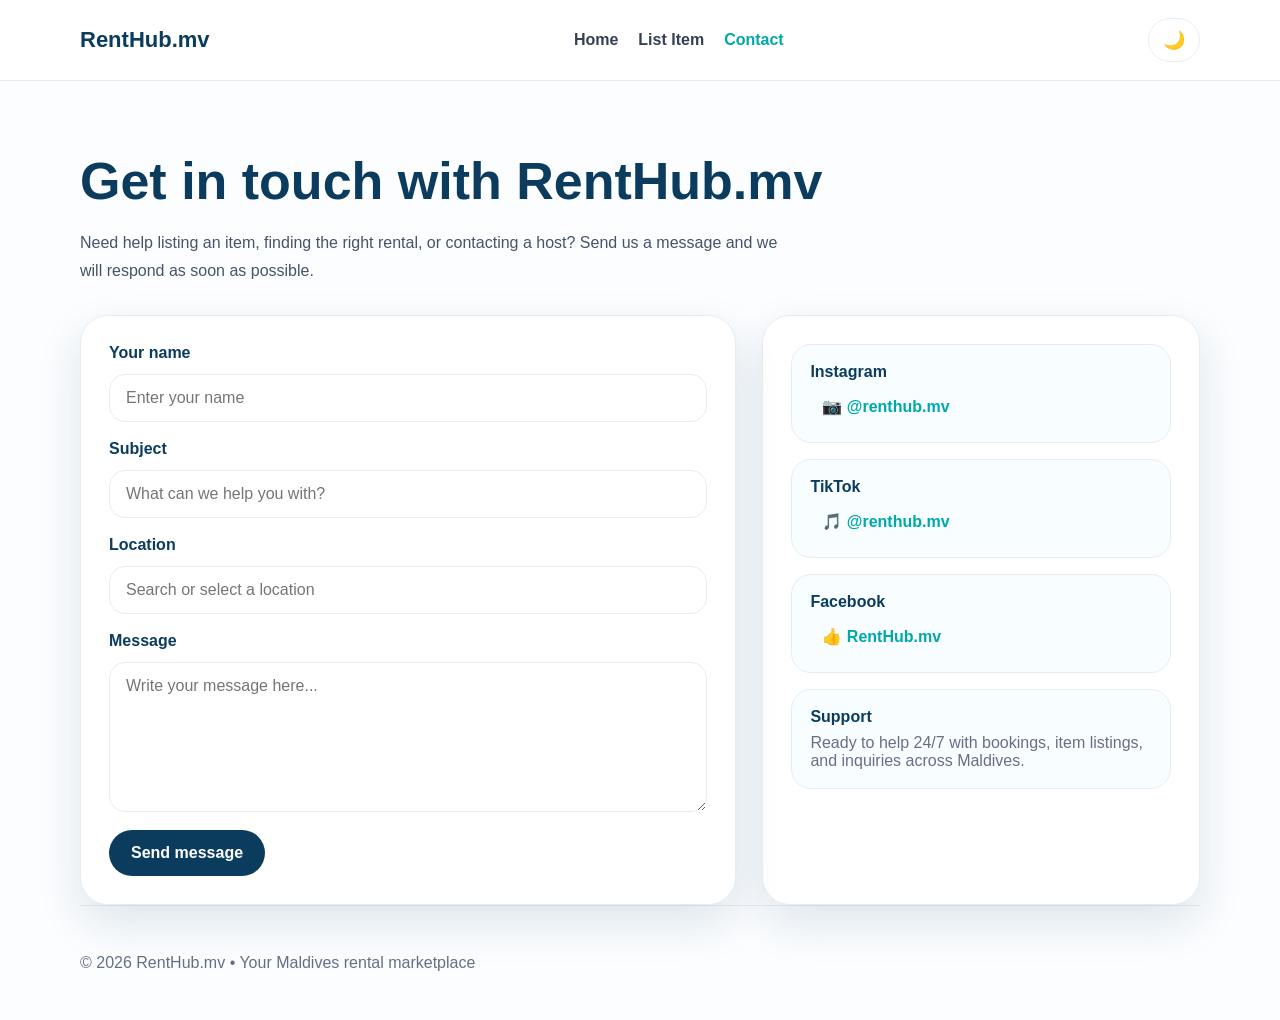
<file: contact.html>
<!DOCTYPE html>
<html lang="en">
<head>
    <meta charset="UTF-8">
    <meta name="viewport" content="width=device-width, initial-scale=1.0">
    <title>Contact | RentHub.mv</title>
    <meta name="description" content="Contact RentHub.mv for rental support in Maldives.">
    <style>
        :root {
            --deep: #0B3C5D;
            --teal: #00A8A8;
            --dark: #111111;
            --gray: #f3f6f8;
            --line: #e6edf2;
            --shadow: 0 18px 45px rgba(11, 60, 93, .12);
            --radius: 24px;
        }
        * { box-sizing: border-box; }
        body { margin: 0; font-family: Inter, Arial, sans-serif; background: #fbfdff; color: var(--dark); }
        a { color: inherit; text-decoration: none; }
        button, input, textarea { font: inherit; }
        .container { width: min(1120px, 94%); margin: auto; }
        header { position: sticky; top: 0; z-index: 50; background: rgba(255,255,255,.95); backdrop-filter: blur(18px); border-bottom: 1px solid var(--line); }
        .nav { display: flex; align-items: center; justify-content: space-between; gap: 18px; padding: 18px 0; }
        .brand { font-weight: 900; font-size: 22px; color: var(--deep); }
        .nav-links { display: flex; align-items: center; gap: 20px; color: #344054; font-weight: 700; }
        .nav-links a:hover, .nav-links a.active { color: var(--teal); }
        .hero { padding: 70px 0 30px; }
        .hero h1 { margin: 0 0 18px; font-size: clamp(34px, 5vw, 52px); color: var(--deep); }
        .hero p { margin: 0; color: #475467; line-height: 1.75; max-width: 700px; }
        .grid { display: grid; grid-template-columns: 1.2fr .8fr; gap: 26px; }
        .card, .form-card { background: #fff; border: 1px solid var(--line); border-radius: 28px; box-shadow: var(--shadow); padding: 28px; }
        .form-group { display: grid; gap: 12px; margin-bottom: 18px; }
        .form-group label { font-weight: 700; color: var(--deep); }
        .form-group input, .form-group textarea { width: 100%; padding: 14px 16px; border: 1px solid var(--line); border-radius: 16px; background: #fff; }
        .form-group textarea { min-height: 150px; resize: vertical; }
        .btn { display: inline-flex; align-items: center; justify-content: center; gap: 10px; border: 0; border-radius: 999px; padding: 14px 22px; background: var(--deep); color: #fff; font-weight: 900; cursor: pointer; }
        .info-list { display: grid; gap: 16px; }
        .info-item { background: #f8fdff; border: 1px solid var(--line); border-radius: 20px; padding: 18px; }
        .info-item strong { display: block; margin-bottom: 8px; color: var(--deep); }
        .info-item a { color: var(--teal); font-weight: 700; text-decoration: none; display: inline-block; padding: 8px 12px; border-radius: 12px; transition: 0.2s; }
        .info-item a:hover { background: #e9ffff; color: var(--deep); }
        .info-item p { margin: 0; color: #667085; }
        .theme-toggle { background: #fff; border: 1px solid var(--line); border-radius: 999px; padding: 10px 14px; font-size: 18px; cursor: pointer; transition: .25s; }
        .theme-toggle:hover { background: #f3f7fa; }
        .animate { opacity: 0; transform: translateY(24px); transition: opacity .6s ease, transform .6s ease; }
        .animate.visible { opacity: 1; transform: translateY(0); }
        body.dark-mode { background: #07141f; color: #e9f2ff; }
        body.dark-mode header, body.dark-mode .form-card, body.dark-mode .info-item, body.dark-mode .info-list, body.dark-mode .theme-toggle { background: #0b1d2f; border-color: #173246; color: #d9e6f5; }
        body.dark-mode .form-group input, body.dark-mode .form-group textarea { background: #0b1d2f; color: #d9e6f5; border-color: #173246; }
        body.dark-mode .btn { background: #1b4b68; }
        body.dark-mode .info-item a { background: rgba(233,255,255,.06); color: #d9e6f5; }
        body.dark-mode .info-item p, body.dark-mode .muted { color: #b8c8db; }
        footer { padding: 32px 0; border-top: 1px solid var(--line); color: #667085; }
        @media (max-width: 1024px) { 
            .grid { grid-template-columns: 1fr; }
        }
        @media (max-width: 768px) {
            .nav { flex-wrap: wrap; gap: 12px; padding: 12px 0; }
            .brand { font-size: 18px; }
            .nav-links { gap: 12px; font-size: 14px; }
            .hero { padding: 40px 0 20px; }
            .hero h1 { font-size: 32px; }
            .hero p { font-size: 14px; }
            .form-card, .card { padding: 20px; border-radius: 20px; }
            .form-group { margin-bottom: 14px; }
            .form-group label { font-size: 14px; }
            .form-group input, .form-group textarea { padding: 12px 14px; font-size: 14px; }
            .btn { padding: 12px 18px; font-size: 14px; }
            .info-item { padding: 14px; border-radius: 16px; }
            .info-item strong { font-size: 14px; }
            .info-item a, .info-item p { font-size: 12px; }
        }
        @media (max-width: 480px) {
            .container { width: min(100%, 95%); }
            .nav { padding: 10px 0; gap: 8px; }
            .brand { font-size: 16px; }
            .nav-links { gap: 8px; font-size: 12px; }
            .hero { padding: 30px 0 15px; }
            .hero h1 { font-size: 24px; margin-bottom: 10px; }
            .hero p { font-size: 13px; line-height: 1.5; }
            .form-card, .card { padding: 16px; border-radius: 16px; }
            .form-group { margin-bottom: 12px; gap: 6px; }
            .form-group label { font-size: 12px; }
            .form-group input, .form-group textarea { padding: 10px 12px; font-size: 13px; }
            .form-group textarea { min-height: 120px; }
            .btn { padding: 10px 14px; font-size: 12px; width: 100%; }
            .info-list { gap: 12px; }
            .info-item { padding: 12px; }
            .info-item strong { font-size: 12px; }
            .info-item a, .info-item p { font-size: 11px; margin-top: 4px; }
        }
    </style>
</head>
<body>
    <header>
        <div class="container nav">
            <a class="brand" href="index.html">RentHub.mv</a>
            <div class="nav-links">
                <a href="index.html">Home</a>
                <a href="list-item.html">List Item</a>
                <a class="active" href="contact.html">Contact</a>
            </div>
            <button id="theme-toggle" class="theme-toggle" aria-label="Toggle theme">🌙</button>
        </div>
    </header>

    <main class="container">
        <section class="hero animate">
            <h1>Get in touch with RentHub.mv</h1>
            <p>Need help listing an item, finding the right rental, or contacting a host? Send us a message and we will respond as soon as possible.</p>
        </section>

        <div class="grid">
            <div class="form-card animate">
                <form>
                    <div class="form-group">
                        <label for="name">Your name</label>
                        <input id="name" type="text" placeholder="Enter your name">
                    </div>
                    <div class="form-group">
                        <label for="subject">Subject</label>
                        <input id="subject" type="text" placeholder="What can we help you with?">
                    </div>
                    <div class="form-group">
                        <label for="location">Location</label>
                        <input id="location" type="text" list="location-list" placeholder="Search or select a location">
                    </div>
                    <div class="form-group">
                        <label for="message">Message</label>
                        <textarea id="message" placeholder="Write your message here..."></textarea>
                    </div>
                    <datalist id="location-list">
                        <option>Malé</option>
                        <option>Hulhumalé</option>
                        <option>Vilimalé</option>
                        <option>Baarah</option>
                        <option>Dhiddhoo</option>
                        <option>Filladhoo</option>
                        <option>Hoarafushi</option>
                        <option>Ihavandhoo</option>
                        <option>Kelaa</option>
                        <option>Maarandhoo</option>
                        <option>Mulhadhoo</option>
                        <option>Muraidhoo</option>
                        <option>Thakandhoo</option>
                        <option>Thuraakunu</option>
                        <option>Uligamu</option>
                        <option>Utheemu</option>
                        <option>Vashafaru</option>
                        <option>Faridhoo</option>
                        <option>Finey</option>
                        <option>Hanimaadhoo</option>
                        <option>Hirimaradhoo</option>
                        <option>Kunburudhoo</option>
                        <option>Kulhudhuffushi</option>
                        <option>Kumundhoo</option>
                        <option>Kurinbi</option>
                        <option>Maavaidhoo</option>
                        <option>Makunudhoo</option>
                        <option>Naivaadhoo</option>
                        <option>Nellaidhoo</option>
                        <option>Neykurendhoo</option>
                        <option>Nolhivaram</option>
                        <option>Nolhivaranfaru</option>
                        <option>Vaikaradhoo</option>
                        <option>Bileffahi</option>
                        <option>Feydhoo</option>
                        <option>Feevah</option>
                        <option>Foakaidhoo</option>
                        <option>Funadhoo</option>
                        <option>Goidhoo</option>
                        <option>Kanditheemu</option>
                        <option>Komandoo</option>
                        <option>Lhaimagu</option>
                        <option>Maaungoodhoo</option>
                        <option>Maroshi</option>
                        <option>Milandhoo</option>
                        <option>Narudhoo</option>
                        <option>Noomaraa</option>
                        <option>Foddhoo</option>
                        <option>Henbadhoo</option>
                        <option>Holhudhoo</option>
                        <option>Kendhikulhudhoo</option>
                        <option>Kudafari</option>
                        <option>Landhoo</option>
                        <option>Lhohi</option>
                        <option>Maafaru</option>
                        <option>Magoodhoo</option>
                        <option>Manadhoo</option>
                        <option>Miladhoo</option>
                        <option>Velidhoo</option>
                        <option>Alifushi</option>
                        <option>Angolhitheemu</option>
                        <option>Dhuvaafaru</option>
                        <option>Fainu</option>
                        <option>Hulhudhuffaaru</option>
                        <option>Inguraidhoo</option>
                        <option>Innamaadhoo</option>
                        <option>Kinolhas</option>
                        <option>Maakurathu</option>
                        <option>Maduvvari</option>
                        <option>Meedhoo</option>
                        <option>Rasgetheemu</option>
                        <option>Rasmaadhoo</option>
                        <option>Ungoofaaru</option>
                        <option>Vaadhoo</option>
                        <option>Dharavandhoo</option>
                        <option>Dhonfanu</option>
                        <option>Eydhafushi</option>
                        <option>Fehendhoo</option>
                        <option>Fulhadhoo</option>
                        <option>Goidhoo</option>
                        <option>Hithaadhoo</option>
                        <option>Kamadhoo</option>
                        <option>Kendhoo</option>
                        <option>Kihaadhoo</option>
                        <option>Kudarikilu</option>
                        <option>Maalhos</option>
                        <option>Thulhaadhoo</option>
                        <option>Hinnavaru</option>
                        <option>Kurendhoo</option>
                        <option>Naifaru</option>
                        <option>Olhuvelifushi</option>
                        <option>Dhiffushi</option>
                        <option>Gaafaru</option>
                        <option>Gulhi</option>
                        <option>Guraidhoo</option>
                        <option>Himmafushi</option>
                        <option>Huraa</option>
                        <option>Kaashidhoo</option>
                        <option>Maafushi</option>
                        <option>Thulusdhoo</option>
                        <option>Bodufolhudhoo</option>
                        <option>Feridhoo</option>
                        <option>Himandhoo</option>
                        <option>Maalhos</option>
                        <option>Mathiveri</option>
                        <option>Rasdhoo</option>
                        <option>Thoddoo</option>
                        <option>Ukulhas</option>
                        <option>Dhangethi</option>
                        <option>Dhiddhoo</option>
                        <option>Dhigurah</option>
                        <option>Fenfushi</option>
                        <option>Haggnaameedhoo</option>
                        <option>Kunburudhoo</option>
                        <option>Maamigili</option>
                        <option>Mahibadhoo</option>
                        <option>Mandhoo</option>
                        <option>Omadhoo</option>
                        <option>Felidhoo</option>
                        <option>Fulidhoo</option>
                        <option>Keyodhoo</option>
                        <option>Rakeedhoo</option>
                        <option>Thinadhoo</option>
                        <option>Dhiggaru</option>
                        <option>Kolhufushi</option>
                        <option>Madifushi</option>
                        <option>Maduvvari</option>
                        <option>Mulah</option>
                        <option>Muli</option>
                        <option>Naalaafushi</option>
                        <option>Raimmandhoo</option>
                        <option>Veyvah</option>
                        <option>Bilehdhoo</option>
                        <option>Dharanboodhoo</option>
                        <option>Feeali</option>
                        <option>Magoodhoo</option>
                        <option>Nilandhoo</option>
                        <option>Bandidhoo</option>
                        <option>Gemendhoo</option>
                        <option>Hulhudheli</option>
                        <option>Kudahuvadhoo</option>
                        <option>Maaenboodhoo</option>
                        <option>Meedhoo</option>
                        <option>Rinbudhoo</option>
                        <option>Vaanee</option>
                        <option>Burunee</option>
                        <option>Dhiyamigili</option>
                        <option>Gaadhiffushi</option>
                        <option>Guraidhoo</option>
                        <option>Hirilandhoo</option>
                        <option>Kandoodhoo</option>
                        <option>Kinbidhoo</option>
                        <option>Madifushi</option>
                        <option>Omadhoo</option>
                        <option>Thimarafushi</option>
                        <option>Vandhoo</option>
                        <option>Veymandoo</option>
                        <option>Vilufushi</option>
                        <option>Dhanbidhoo</option>
                        <option>Fonadhoo</option>
                        <option>Gan</option>
                        <option>Hithadhoo</option>
                        <option>Isdhoo</option>
                        <option>Kalaidhoo</option>
                        <option>Kunahandhoo</option>
                        <option>Maabaidhoo</option>
                        <option>Maamendhoo</option>
                        <option>Maavah</option>
                        <option>Mundoo</option>
                        <option>Dhaandhoo</option>
                        <option>Dhevvadhoo</option>
                        <option>Gemanafushi</option>
                        <option>Kanduhulhudhoo</option>
                        <option>Kolamaafushi</option>
                        <option>Kondey</option>
                        <option>Maamendhoo</option>
                        <option>Nilandhoo</option>
                        <option>Vilingili</option>
                        <option>Faresmaathodaa</option>
                        <option>Fiyoaree</option>
                        <option>Gaddhoo</option>
                        <option>Hoandeddhoo</option>
                        <option>Madaveli</option>
                        <option>Nadellaa</option>
                        <option>Rathafandhoo</option>
                        <option>Thinadhoo</option>
                        <option>Vaadhoo</option>
                        <option>Fuvahmulah</option>
                        <option>Feydhoo</option>
                        <option>Hithadhoo</option>
                        <option>Hulhudhoo</option>
                        <option>Maradhoo</option>
                        <option>Maradhoofeydhoo</option>
                        <option>Meedhoo</option>
                    </datalist>
                    <button type="button" class="btn">Send message</button>
                </form>
            </div>

            <div class="card">
                <div class="info-list">
                    <div class="info-item">
                        <strong>Instagram</strong>
                        <a href="https://instagram.com/renthub.mv" target="_blank">📷 @renthub.mv</a>
                    </div>
                    <div class="info-item">
                        <strong>TikTok</strong>
                        <a href="https://tiktok.com/@renthub.mv" target="_blank">🎵 @renthub.mv</a>
                    </div>
                    <div class="info-item">
                        <strong>Facebook</strong>
                        <a href="https://facebook.com/renthub.mv" target="_blank">👍 RentHub.mv</a>
                    </div>
                    <div class="info-item">
                        <strong>Support</strong>
                        <p>Ready to help 24/7 with bookings, item listings, and inquiries across Maldives.</p>
                    </div>
                </div>
            </div>
        </div>
    </main>

    <footer class="container">
        <p>© 2026 RentHub.mv • Your Maldives rental marketplace</p>
    </footer>
    <script>
        document.querySelector('.btn').addEventListener('click', function() {
            const name = document.getElementById('name').value;
            const subject = document.getElementById('subject').value;
            const location = document.getElementById('location').value;
            const message = document.getElementById('message').value;

            if (!name || !subject || !location || !message) {
                alert('Please fill in all fields');
                return;
            }

            const whatsappMessage = `Hello,\n\nName: ${name}\nSubject: ${subject}\nLocation: ${location}\n\nMessage: ${message}`;
            const whatsappUrl = `https://wa.me/9607873015?text=${encodeURIComponent(whatsappMessage)}`;
            window.open(whatsappUrl, '_blank');
        });

        document.getElementById('theme-toggle').addEventListener('click', function() {
            document.body.classList.toggle('dark-mode');
            const isDark = document.body.classList.contains('dark-mode');
            this.textContent = isDark ? '☀️' : '🌙';
            localStorage.setItem('renthub_theme', isDark ? 'dark' : 'light');
        });

        function initTheme() {
            const savedTheme = localStorage.getItem('renthub_theme');
            if (savedTheme === 'dark') {
                document.body.classList.add('dark-mode');
                document.getElementById('theme-toggle').textContent = '☀️';
            }
        }

        function initScrollAnimations() {
            const observer = new IntersectionObserver(entries => {
                entries.forEach(entry => {
                    if (entry.isIntersecting) {
                        entry.target.classList.add('visible');
                        observer.unobserve(entry.target);
                    }
                });
            }, { threshold: 0.15 });
            document.querySelectorAll('.animate').forEach(el => observer.observe(el));
        }

        initTheme();
        initScrollAnimations();
    </script>
</body>
</html>
</file>
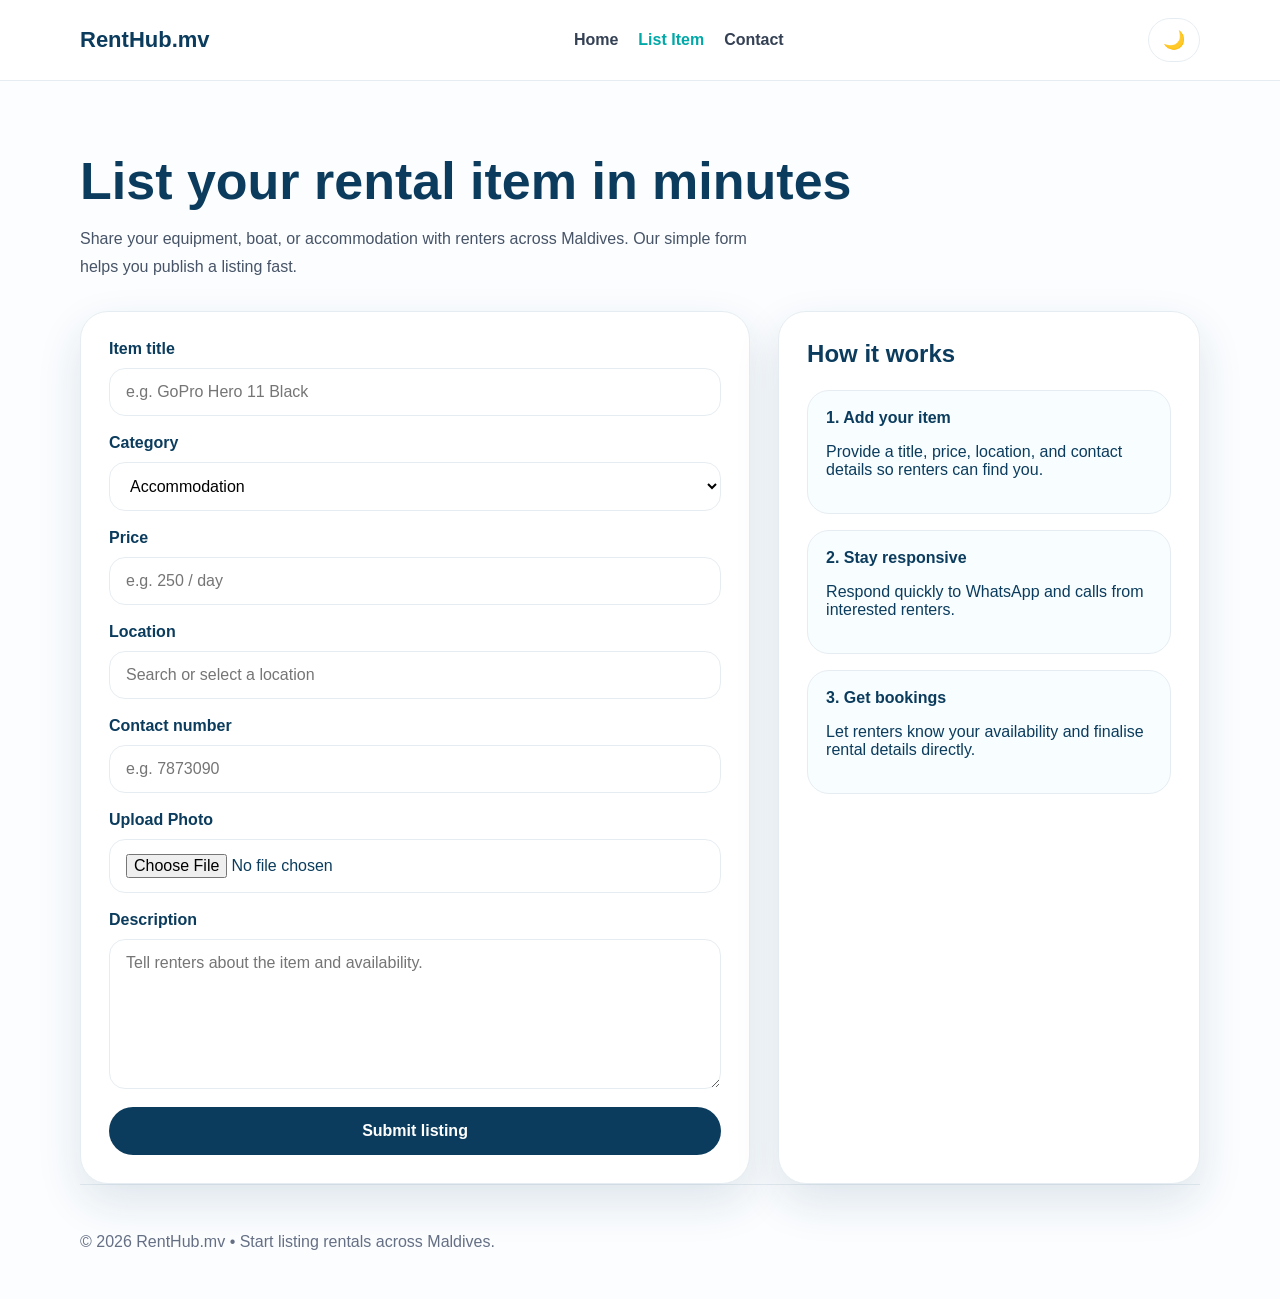
<file: list-item.html>
<!DOCTYPE html>
<html lang="en">
<head>
    <meta charset="UTF-8">
    <meta name="viewport" content="width=device-width, initial-scale=1.0">
    <title>List Item | RentHub.mv</title>
    <meta name="description" content="List an item for rent on RentHub.mv.">
    <style>
        :root {
            --deep: #0B3C5D;
            --teal: #00A8A8;
            --gray: #f3f6f8;
            --line: #e6edf2;
            --shadow: 0 18px 45px rgba(11, 60, 93, .12);
            --radius: 24px;
        }
        * { box-sizing: border-box; }
        body { margin: 0; font-family: Inter, Arial, sans-serif; background: #fbfdff; color: var(--deep); }
        a { color: inherit; text-decoration: none; }
        button, input, textarea, select { font: inherit; }
        .container { width: min(1120px, 94%); margin: auto; }
        header { position: sticky; top: 0; z-index: 50; background: rgba(255,255,255,.95); backdrop-filter: blur(18px); border-bottom: 1px solid var(--line); }
        .nav { display: flex; align-items: center; justify-content: space-between; gap: 18px; padding: 18px 0; }
        .brand { font-weight: 900; font-size: 22px; }
        .nav-links { display: flex; align-items: center; gap: 20px; color: #344054; font-weight: 700; }
        .nav-links a:hover, .nav-links a.active { color: var(--teal); }
        .hero { padding: 70px 0 30px; }
        .hero h1 { margin: 0 0 14px; font-size: clamp(34px, 5vw, 52px); }
        .hero p { margin: 0; color: #475467; line-height: 1.75; max-width: 680px; }
        .grid { display: grid; grid-template-columns: 1.35fr .85fr; gap: 28px; }
        .form-card, .info-card { background: #fff; border: 1px solid var(--line); border-radius: 28px; box-shadow: var(--shadow); padding: 28px; }
        .form-card.animate, .info-card.animate, .hero.animate { opacity: 0; transform: translateY(24px); transition: opacity .6s ease, transform .6s ease; }
        .form-card.visible, .info-card.visible, .hero.visible { opacity: 1; transform: translateY(0); }
        .theme-toggle { background: #fff; border: 1px solid var(--line); border-radius: 999px; padding: 10px 14px; font-size: 18px; cursor: pointer; transition: .25s; }
        .theme-toggle:hover { background: #f3f7fa; }
        body.dark-mode { background: #07141f; color: #e9f2ff; }
        body.dark-mode header, body.dark-mode .form-card, body.dark-mode .info-card, body.dark-mode .field input, body.dark-mode .field textarea, body.dark-mode .field select, body.dark-mode .btn, body.dark-mode .theme-toggle { background: #0b1d2f; border-color: #173246; color: #d9e6f5; }
        body.dark-mode .hero { background: #07141f; }
        body.dark-mode .info-box { background: #0c2538; border-color: #173246; }
        body.dark-mode .field input, body.dark-mode .field textarea, body.dark-mode .field select { background: #0b1d2f; }
        body.dark-mode .btn { background: #1b4b68; }
        body.dark-mode .brand, body.dark-mode .nav-links a, body.dark-mode .info-box strong, body.dark-mode p { color: #c1d7f1; }
        .form-grid { display: grid; gap: 18px; }
        .field { display: grid; gap: 10px; }
        .field label { font-weight: 700; color: var(--deep); }
        .field input, .field textarea, .field select { width: 100%; padding: 14px 16px; border: 1px solid var(--line); border-radius: 16px; background: #fff; }
        .field textarea { min-height: 150px; resize: vertical; }
        .btn { border: 0; border-radius: 999px; padding: 15px 24px; background: var(--deep); color: #fff; font-weight: 900; cursor: pointer; }
        .info-card h2 { margin-top: 0; }
        .info-row { display: grid; gap: 16px; margin-top: 22px; }
        .info-box { border: 1px solid var(--line); border-radius: 22px; padding: 18px; background: #f8fdff; }
        footer { padding: 32px 0; border-top: 1px solid var(--line); color: #667085; }
        @media (max-width: 1024px) { 
            .grid { grid-template-columns: 1fr; }
        }
        @media (max-width: 768px) {
            .nav { flex-wrap: wrap; gap: 12px; padding: 12px 0; }
            .brand { font-size: 18px; }
            .nav-links { gap: 12px; font-size: 14px; }
            .hero { padding: 40px 0 20px; }
            .hero h1 { font-size: 32px; }
            .hero p { font-size: 14px; }
            .form-card, .info-card { padding: 20px; border-radius: 20px; }
            .field label { font-size: 14px; }
            .field input, .field textarea, .field select { padding: 12px 14px; font-size: 14px; }
            .btn { padding: 12px 18px; font-size: 14px; }
            .info-box { padding: 14px; }
            .info-box strong { font-size: 14px; }
            .info-box p { font-size: 12px; }
        }
        @media (max-width: 480px) {
            .container { width: min(100%, 95%); }
            .nav { padding: 10px 0; gap: 8px; }
            .brand { font-size: 16px; }
            .nav-links { gap: 8px; font-size: 12px; }
            .hero { padding: 30px 0 15px; }
            .hero h1 { font-size: 24px; margin-bottom: 10px; }
            .hero p { font-size: 13px; line-height: 1.5; }
            .form-grid { gap: 14px; }
            .field { gap: 6px; }
            .field label { font-size: 12px; }
            .field input, .field textarea, .field select { padding: 10px 12px; font-size: 13px; }
            .field textarea { min-height: 120px; }
            .btn { padding: 10px 14px; font-size: 12px; width: 100%; }
            .info-card h2 { font-size: 22px; }
            .info-box { padding: 12px; border-radius: 16px; }
            .info-box strong { font-size: 12px; }
            .info-box p { font-size: 11px; margin: 4px 0 0; }
        }
    </style>
</head>
<body>
    <header>
        <div class="container nav">
            <a class="brand" href="index.html">RentHub.mv</a>
            <div class="nav-links">
                <a href="index.html">Home</a>
                <a class="active" href="list-item.html">List Item</a>
                <a href="contact.html">Contact</a>
            </div>
            <button id="theme-toggle" class="theme-toggle" aria-label="Toggle theme">🌙</button>
        </div>
    </header>

    <main class="container">
        <section class="hero animate">
            <h1>List your rental item in minutes</h1>
            <p>Share your equipment, boat, or accommodation with renters across Maldives. Our simple form helps you publish a listing fast.</p>
        </section>

        <div class="grid">
            <div class="form-card animate">
                <div class="form-grid">
                    <div class="field">
                        <label for="item-title">Item title</label>
                        <input id="item-title" type="text" placeholder="e.g. GoPro Hero 11 Black">
                    </div>
                    <div class="field">
                        <label for="item-category">Category</label>
                        <select id="item-category">
                            <option>Accommodation</option>
                            <option>Electronics</option>
                            <option>Tools</option>
                            <option>Boats & Water Sports</option>
                            <option>Camera</option>
                            <option>Event Items</option>
                            <option>Vehicles</option>
                            <option>Bikes</option>
                            <option>Party Supplies</option>
                            <option>Photography</option>
                            <option>Sports Equipment</option>
                            <option>Musical Instruments</option>
                        </select>
                    </div>
                    <div class="field">
                        <label for="item-price">Price</label>
                        <input id="item-price" type="text" placeholder="e.g. 250 / day">
                    </div>
                    <div class="field">
                        <label for="item-location">Location</label>
                        <input id="item-location" type="text" list="location-list" placeholder="Search or select a location">
                        <datalist id="location-list">
                            <option>Malé</option>
                            <option>Hulhumalé</option>
                            <option>Vilimalé</option>
                            <option>Baarah</option>
                            <option>Dhiddhoo</option>
                            <option>Filladhoo</option>
                            <option>Hoarafushi</option>
                            <option>Ihavandhoo</option>
                            <option>Kelaa</option>
                            <option>Maarandhoo</option>
                            <option>Mulhadhoo</option>
                            <option>Muraidhoo</option>
                            <option>Thakandhoo</option>
                            <option>Thuraakunu</option>
                            <option>Uligamu</option>
                            <option>Utheemu</option>
                            <option>Vashafaru</option>
                            <option>Faridhoo</option>
                            <option>Finey</option>
                            <option>Hanimaadhoo</option>
                            <option>Hirimaradhoo</option>
                            <option>Kunburudhoo</option>
                            <option>Kulhudhuffushi</option>
                            <option>Kumundhoo</option>
                            <option>Kurinbi</option>
                            <option>Maavaidhoo</option>
                            <option>Makunudhoo</option>
                            <option>Naivaadhoo</option>
                            <option>Nellaidhoo</option>
                            <option>Neykurendhoo</option>
                            <option>Nolhivaram</option>
                            <option>Nolhivaranfaru</option>
                            <option>Vaikaradhoo</option>
                            <option>Bileffahi</option>
                            <option>Feydhoo</option>
                            <option>Feevah</option>
                            <option>Foakaidhoo</option>
                            <option>Funadhoo</option>
                            <option>Goidhoo</option>
                            <option>Kanditheemu</option>
                            <option>Komandoo</option>
                            <option>Lhaimagu</option>
                            <option>Maaungoodhoo</option>
                            <option>Maroshi</option>
                            <option>Milandhoo</option>
                            <option>Narudhoo</option>
                            <option>Noomaraa</option>
                            <option>Foddhoo</option>
                            <option>Henbadhoo</option>
                            <option>Holhudhoo</option>
                            <option>Kendhikulhudhoo</option>
                            <option>Kudafari</option>
                            <option>Landhoo</option>
                            <option>Lhohi</option>
                            <option>Maafaru</option>
                            <option>Magoodhoo</option>
                            <option>Manadhoo</option>
                            <option>Miladhoo</option>
                            <option>Velidhoo</option>
                            <option>Alifushi</option>
                            <option>Angolhitheemu</option>
                            <option>Dhuvaafaru</option>
                            <option>Fainu</option>
                            <option>Hulhudhuffaaru</option>
                            <option>Inguraidhoo</option>
                            <option>Innamaadhoo</option>
                            <option>Kinolhas</option>
                            <option>Maakurathu</option>
                            <option>Maduvvari</option>
                            <option>Meedhoo</option>
                            <option>Rasgetheemu</option>
                            <option>Rasmaadhoo</option>
                            <option>Ungoofaaru</option>
                            <option>Vaadhoo</option>
                            <option>Dharavandhoo</option>
                            <option>Dhonfanu</option>
                            <option>Eydhafushi</option>
                            <option>Fehendhoo</option>
                            <option>Fulhadhoo</option>
                            <option>Goidhoo</option>
                            <option>Hithaadhoo</option>
                            <option>Kamadhoo</option>
                            <option>Kendhoo</option>
                            <option>Kihaadhoo</option>
                            <option>Kudarikilu</option>
                            <option>Maalhos</option>
                            <option>Thulhaadhoo</option>
                            <option>Hinnavaru</option>
                            <option>Kurendhoo</option>
                            <option>Naifaru</option>
                            <option>Olhuvelifushi</option>
                            <option>Dhiffushi</option>
                            <option>Gaafaru</option>
                            <option>Gulhi</option>
                            <option>Guraidhoo</option>
                            <option>Himmafushi</option>
                            <option>Huraa</option>
                            <option>Kaashidhoo</option>
                            <option>Maafushi</option>
                            <option>Thulusdhoo</option>
                            <option>Bodufolhudhoo</option>
                            <option>Feridhoo</option>
                            <option>Himandhoo</option>
                            <option>Maalhos</option>
                            <option>Mathiveri</option>
                            <option>Rasdhoo</option>
                            <option>Thoddoo</option>
                            <option>Ukulhas</option>
                            <option>Dhangethi</option>
                            <option>Dhiddhoo</option>
                            <option>Dhigurah</option>
                            <option>Fenfushi</option>
                            <option>Haggnaameedhoo</option>
                            <option>Kunburudhoo</option>
                            <option>Maamigili</option>
                            <option>Mahibadhoo</option>
                            <option>Mandhoo</option>
                            <option>Omadhoo</option>
                            <option>Felidhoo</option>
                            <option>Fulidhoo</option>
                            <option>Keyodhoo</option>
                            <option>Rakeedhoo</option>
                            <option>Thinadhoo</option>
                            <option>Dhiggaru</option>
                            <option>Kolhufushi</option>
                            <option>Madifushi</option>
                            <option>Maduvvari</option>
                            <option>Mulah</option>
                            <option>Muli</option>
                            <option>Naalaafushi</option>
                            <option>Raimmandhoo</option>
                            <option>Veyvah</option>
                            <option>Bilehdhoo</option>
                            <option>Dharanboodhoo</option>
                            <option>Feeali</option>
                            <option>Magoodhoo</option>
                            <option>Nilandhoo</option>
                            <option>Bandidhoo</option>
                            <option>Gemendhoo</option>
                            <option>Hulhudheli</option>
                            <option>Kudahuvadhoo</option>
                            <option>Maaenboodhoo</option>
                            <option>Meedhoo</option>
                            <option>Rinbudhoo</option>
                            <option>Vaanee</option>
                            <option>Burunee</option>
                            <option>Dhiyamigili</option>
                            <option>Gaadhiffushi</option>
                            <option>Guraidhoo</option>
                            <option>Hirilandhoo</option>
                            <option>Kandoodhoo</option>
                            <option>Kinbidhoo</option>
                            <option>Madifushi</option>
                            <option>Omadhoo</option>
                            <option>Thimarafushi</option>
                            <option>Vandhoo</option>
                            <option>Veymandoo</option>
                            <option>Vilufushi</option>
                            <option>Dhanbidhoo</option>
                            <option>Fonadhoo</option>
                            <option>Gan</option>
                            <option>Hithadhoo</option>
                            <option>Isdhoo</option>
                            <option>Kalaidhoo</option>
                            <option>Kunahandhoo</option>
                            <option>Maabaidhoo</option>
                            <option>Maamendhoo</option>
                            <option>Maavah</option>
                            <option>Mundoo</option>
                            <option>Dhaandhoo</option>
                            <option>Dhevvadhoo</option>
                            <option>Gemanafushi</option>
                            <option>Kanduhulhudhoo</option>
                            <option>Kolamaafushi</option>
                            <option>Kondey</option>
                            <option>Maamendhoo</option>
                            <option>Nilandhoo</option>
                            <option>Vilingili</option>
                            <option>Faresmaathodaa</option>
                            <option>Fiyoaree</option>
                            <option>Gaddhoo</option>
                            <option>Hoandeddhoo</option>
                            <option>Madaveli</option>
                            <option>Nadellaa</option>
                            <option>Rathafandhoo</option>
                            <option>Thinadhoo</option>
                            <option>Vaadhoo</option>
                            <option>Fuvahmulah</option>
                            <option>Feydhoo</option>
                            <option>Hithadhoo</option>
                            <option>Hulhudhoo</option>
                            <option>Maradhoo</option>
                            <option>Maradhoofeydhoo</option>
                            <option>Meedhoo</option>
                        </datalist>
                    </div>
                    <div class="field">
                        <label for="item-contact">Contact number</label>
                        <input id="item-contact" type="text" placeholder="e.g. 7873090">
                    </div>
                    <div class="field">
                        <label for="item-photo">Upload Photo</label>
                        <input id="item-photo" type="file" accept="image/*">
                    </div>
                    <div class="field">
                        <label for="item-description">Description</label>
                        <textarea id="item-description" placeholder="Tell renters about the item and availability."></textarea>
                    </div>
                    <button type="button" class="btn" id="submit-btn">Submit listing</button>
                </div>
            </div>

            <div class="info-card animate">
                <h2>How it works</h2>
                <div class="info-row">
                    <div class="info-box">
                        <strong>1. Add your item</strong>
                        <p>Provide a title, price, location, and contact details so renters can find you.</p>
                    </div>
                    <div class="info-box">
                        <strong>2. Stay responsive</strong>
                        <p>Respond quickly to WhatsApp and calls from interested renters.</p>
                    </div>
                    <div class="info-box">
                        <strong>3. Get bookings</strong>
                        <p>Let renters know your availability and finalise rental details directly.</p>
                    </div>
                </div>
            </div>
        </div>
    </main>

    <footer class="container">
        <p>© 2026 RentHub.mv • Start listing rentals across Maldives.</p>
    </footer>

    <script>
        document.getElementById('submit-btn').addEventListener('click', function() {
            const title = document.getElementById('item-title').value;
            const category = document.getElementById('item-category').value;
            const price = document.getElementById('item-price').value;
            const location = document.getElementById('item-location').value;
            const contact = document.getElementById('item-contact').value;
            const photoInput = document.getElementById('item-photo');
            const description = document.getElementById('item-description').value;

            if (!title || !category || !price || !location || !contact || !description) {
                alert('Please fill in all fields');
                return;
            }

            if (photoInput.files.length > 0) {
                const file = photoInput.files[0];
                const reader = new FileReader();
                reader.onload = function(e) {
                    const photoData = e.target.result;
                    sendMessage(title, category, price, location, contact, photoData, description);
                };
                reader.readAsDataURL(file);
            } else {
                alert('Please select a photo');
                return;
            }
        });

        function sendMessage(title, category, price, location, contact, photoData, description) {
            const message = `🏠 New Rental Listing on RentHub.mv\n\n📌 Title: ${title}\n🏷️ Category: ${category}\n💰 Price: ${price}\n📍 Location: ${location}\n📞 Contact: ${contact}\n📝 Description: ${description}\n\n#RentHub #MaldivesRentals`;

            const whatsappUrl = `https://wa.me/9607873015?text=${encodeURIComponent(message)}`;
            window.open(whatsappUrl, '_blank');

            if (confirm('Listing submitted. Do you want to make a new listing?')) {
                resetListingForm();
            }
        }

        function resetListingForm() {
            document.getElementById('item-title').value = '';
            document.getElementById('item-category').selectedIndex = 0;
            document.getElementById('item-price').value = '';
            document.getElementById('item-location').value = '';
            document.getElementById('item-contact').value = '';
            document.getElementById('item-photo').value = '';
            document.getElementById('item-description').value = '';
        }

        document.getElementById('theme-toggle').addEventListener('click', function() {
            document.body.classList.toggle('dark-mode');
            const isDark = document.body.classList.contains('dark-mode');
            this.textContent = isDark ? '☀️' : '🌙';
            localStorage.setItem('renthub_theme', isDark ? 'dark' : 'light');
        });

        function initTheme() {
            const savedTheme = localStorage.getItem('renthub_theme');
            if (savedTheme === 'dark') {
                document.body.classList.add('dark-mode');
                document.getElementById('theme-toggle').textContent = '☀️';
            }
        }

        function initScrollAnimations() {
            const observer = new IntersectionObserver(entries => {
                entries.forEach(entry => {
                    if (entry.isIntersecting) {
                        entry.target.classList.add('visible');
                        observer.unobserve(entry.target);
                    }
                });
            }, { threshold: 0.15 });
            document.querySelectorAll('.animate').forEach(el => observer.observe(el));
        }

        initTheme();
        initScrollAnimations();
    </script>
</body>
</html>
</file>
